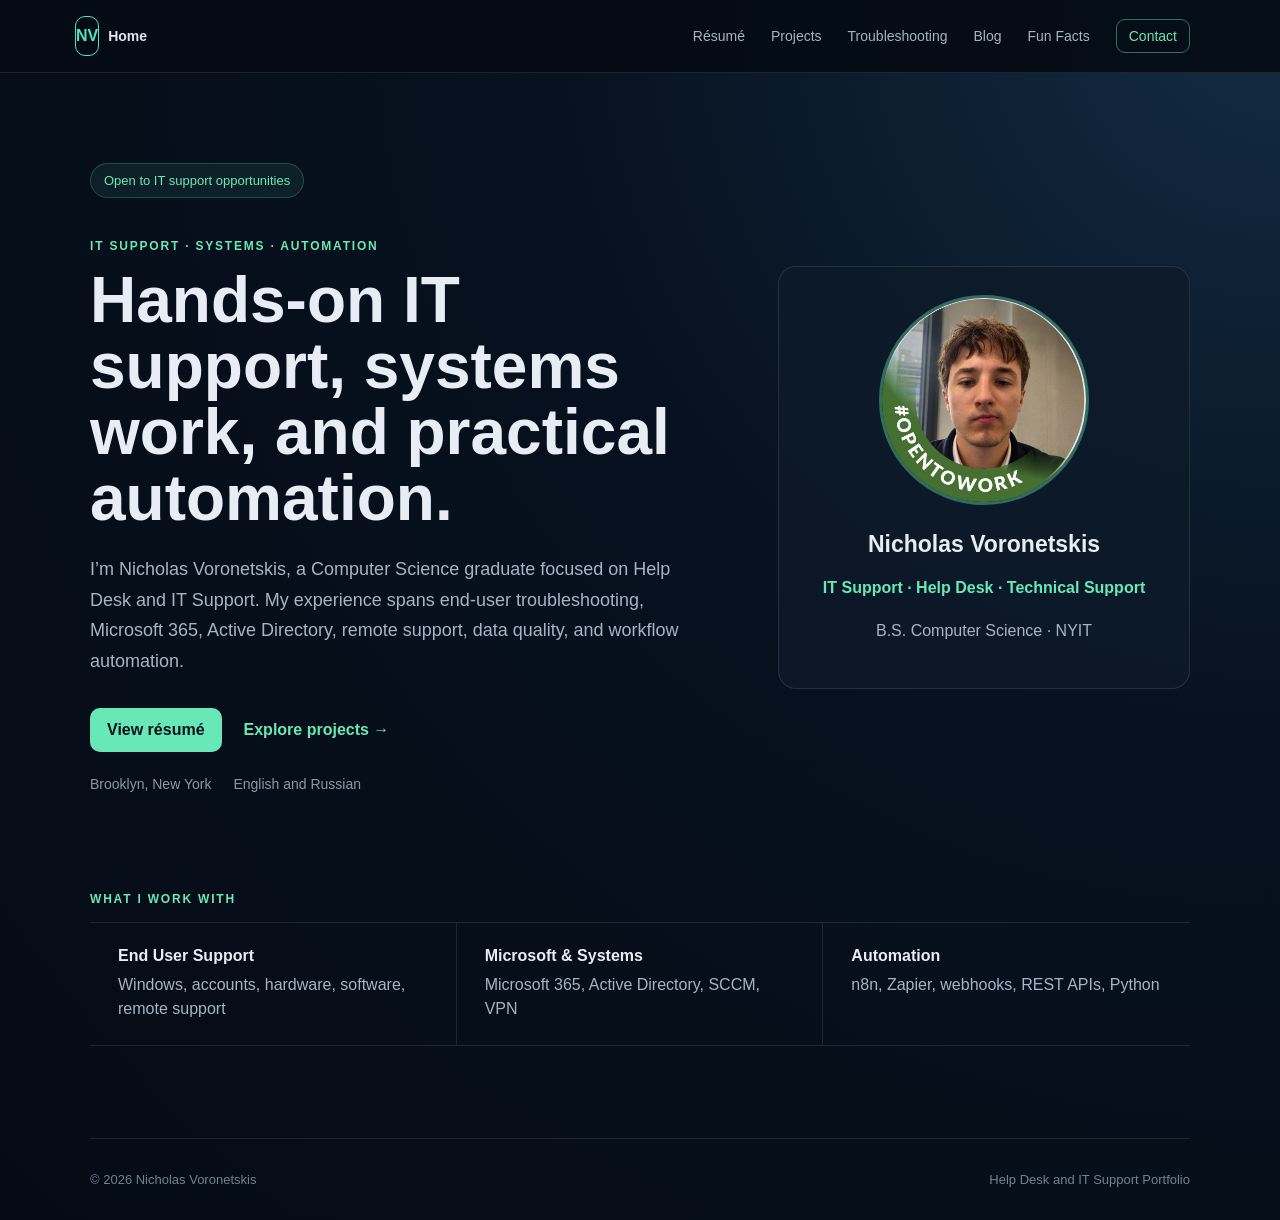
<file: index.html>
<!DOCTYPE html>
<html lang="en">
<head>
<!-- Google tag (gtag.js) -->
<script async src="https://www.googletagmanager.com/gtag/js?id=G-PJ1ZQS4GLR"></script>
<script>
  window.dataLayer = window.dataLayer || [];
  function gtag(){dataLayer.push(arguments);}
  gtag('js', new Date());
  gtag('config', 'G-PJ1ZQS4GLR');
</script>

  <meta charset="UTF-8">
  <meta name="viewport" content="width=device-width, initial-scale=1.0">
  <meta name="description" content="Nicholas Voronetskis IT Support portfolio">
  <title>Nicholas Voronetskis | IT Support Portfolio</title>
  <link rel="stylesheet" href="styles.css">
</head>
<body>
  <!-- Main navigation used across the website -->
  <header class="site-header">
    <nav class="navbar container">
      <a class="logo" href="index.html"><span class="logo-box">NV</span><span class="home-label">Home</span></a>

      <div class="nav-links">
        <a href="resume.html">Résumé</a>
        <a href="experience.html">Projects</a>
        <a href="troubleshooting.html">Troubleshooting</a>
        <a href="blog.html">Blog</a>
        <a href="fun-facts.html">Fun Facts</a>
        <button class="contact-button" type="button" onclick="toggleContact()">Contact</button>
      </div>
    </nav>
  </header>

  <main>
    <section class="hero hero-clean container">
      <div class="hero-copy">
        <div class="status">Open to IT support opportunities</div>
        <p class="eyebrow">IT SUPPORT · SYSTEMS · AUTOMATION</p>
        <h1>Hands-on IT support, systems work, and practical automation.</h1>
        <p class="hero-description">
          I’m Nicholas Voronetskis, a Computer Science graduate focused on Help Desk and IT Support.
          My experience spans end-user troubleshooting, Microsoft 365, Active Directory, remote support,
          data quality, and workflow automation.
        </p>
        <div class="hero-buttons compact-actions">
          <a class="button button-primary" href="resume.html">View résumé</a>
          <a class="text-link" href="experience.html">Explore projects →</a>
        </div>
        <div class="hero-details">
          <span>Brooklyn, New York</span>
          <span>English and Russian</span>
        </div>
      </div>

      <aside class="profile-card profile-card-clean">
        <img class="profile-photo" src="profile.jpg" alt="Nicholas Voronetskis">
        <h3>Nicholas Voronetskis</h3>
        <p class="profile-role">IT Support · Help Desk · Technical Support</p>
        <p class="muted">B.S. Computer Science · NYIT</p>
      </aside>
    </section>

    <section class="section container home-focus">
      <p class="eyebrow">WHAT I WORK WITH</p>
      <div class="focus-grid">
        <div><strong>End User Support</strong><span>Windows, accounts, hardware, software, remote support</span></div>
        <div><strong>Microsoft & Systems</strong><span>Microsoft 365, Active Directory, SCCM, VPN</span></div>
        <div><strong>Automation</strong><span>n8n, Zapier, webhooks, REST APIs, Python</span></div>
      </div>
    </section>

    <section id="contact-panel" class="contact-panel container" aria-hidden="true">
      <div class="contact-card">
        <button class="close-contact" type="button" aria-label="Close contact information" onclick="toggleContact()">×</button>
        <p class="eyebrow">CONTACT</p>
        <h2>Get in touch</h2>
        <p><strong>Phone:</strong> <a href="tel:+13475879960">(347) 587-9960</a></p>
        <p><strong>Email:</strong> <a href="mailto:voronetskisnicholas@gmail.com">voronetskisnicholas@gmail.com</a></p>
        <p><strong>LinkedIn:</strong> <a href="https://www.linkedin.com/in/nicholas-voronetskis-90a94b221" target="_blank" rel="noopener">Nicholas Voronetskis</a></p>
      </div>
    </section>
  </main>

  <footer class="site-footer container">
    <span>© 2026 Nicholas Voronetskis</span>
    <span>Help Desk and IT Support Portfolio</span>
  </footer>

  <script src="script.js"></script>
</body>
</html>
</file>
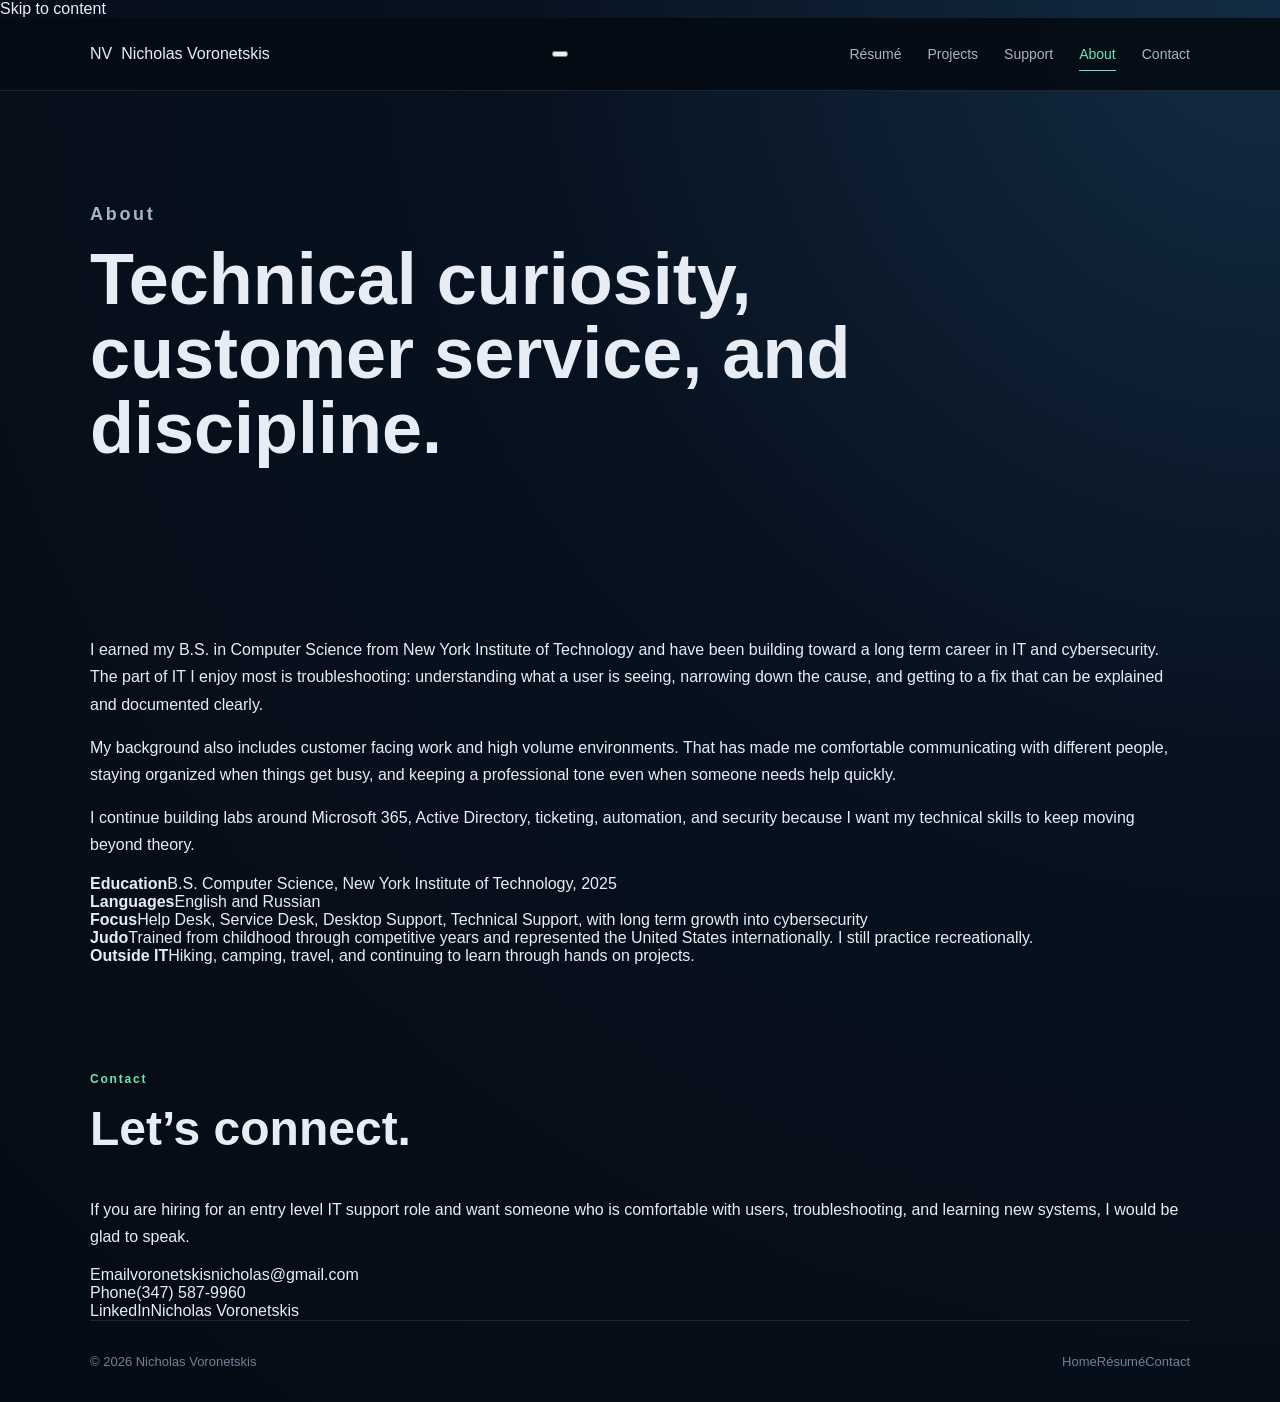
<file: about.html>
<!doctype html>
<html lang="en">
<head>
  <script async src="https://www.googletagmanager.com/gtag/js?id=G-PJ1ZQS4GLR"></script>
  <script>window.dataLayer=window.dataLayer||[];function gtag(){dataLayer.push(arguments);}gtag('js',new Date());gtag('config','G-PJ1ZQS4GLR');</script>
  <meta charset="utf-8"><meta name="viewport" content="width=device-width, initial-scale=1"><meta name="description" content="About Nicholas Voronetskis, an IT Support and Help Desk professional in New York.">
  <title>About | Nicholas Voronetskis</title>
  <link rel="icon" href="favicon.svg" type="image/svg+xml"><link rel="stylesheet" href="styles.css">
</head>
<body>
  <a class="skip-link" href="#main">Skip to content</a>
  <header class="site-header"><nav class="navbar container" aria-label="Main navigation"><a class="brand" href="index.html"><span class="brand-mark">NV</span><span class="brand-name">Nicholas Voronetskis</span></a><button class="menu-button" type="button" aria-label="Open navigation" aria-expanded="false"><span></span><span></span><span></span></button><div class="nav-links"><a href="resume.html">Résumé</a><a href="experience.html">Projects</a><a href="troubleshooting.html">Support</a><a class="active" href="about.html">About</a><a class="contact-link" href="#contact">Contact</a></div></nav></header>

  <main id="main">
    <section class="page-intro container"><p class="eyebrow">About</p><h1>Technical curiosity, customer service, and discipline.</h1></section>
    <section class="section container about-grid"><div class="about-copy"><p>I earned my B.S. in Computer Science from New York Institute of Technology and have been building toward a long term career in IT and cybersecurity. The part of IT I enjoy most is troubleshooting: understanding what a user is seeing, narrowing down the cause, and getting to a fix that can be explained and documented clearly.</p><p>My background also includes customer facing work and high volume environments. That has made me comfortable communicating with different people, staying organized when things get busy, and keeping a professional tone even when someone needs help quickly.</p><p>I continue building labs around Microsoft 365, Active Directory, ticketing, automation, and security because I want my technical skills to keep moving beyond theory.</p></div><div class="about-list"><div class="about-row"><strong>Education</strong><span>B.S. Computer Science, New York Institute of Technology, 2025</span></div><div class="about-row"><strong>Languages</strong><span>English and Russian</span></div><div class="about-row"><strong>Focus</strong><span>Help Desk, Service Desk, Desktop Support, Technical Support, with long term growth into cybersecurity</span></div><div class="about-row"><strong>Judo</strong><span>Trained from childhood through competitive years and represented the United States internationally. I still practice recreationally.</span></div><div class="about-row"><strong>Outside IT</strong><span>Hiking, camping, travel, and continuing to learn through hands on projects.</span></div></div></section>

    <section id="contact" class="contact-section container"><div class="contact-grid"><div><p class="eyebrow">Contact</p><h2>Let’s connect.</h2><p>If you are hiring for an entry level IT support role and want someone who is comfortable with users, troubleshooting, and learning new systems, I would be glad to speak.</p></div><div class="contact-list"><div class="contact-row"><span>Email</span><a href="mailto:voronetskisnicholas@gmail.com" data-track="contact_email">voronetskisnicholas@gmail.com</a></div><div class="contact-row"><span>Phone</span><a href="tel:+13475879960" data-track="contact_phone">(347) 587-9960</a></div><div class="contact-row"><span>LinkedIn</span><a href="https://www.linkedin.com/in/nicholas-voronetskis-90a94b221" target="_blank" rel="noopener" data-track="contact_linkedin">Nicholas Voronetskis</a></div></div></div></section>
  </main>
  <footer class="site-footer container"><span>© 2026 Nicholas Voronetskis</span><div class="footer-links"><a href="index.html">Home</a><a href="resume.html">Résumé</a><a href="#contact">Contact</a></div></footer>
  <script src="script.js"></script>
</body></html>
</file>
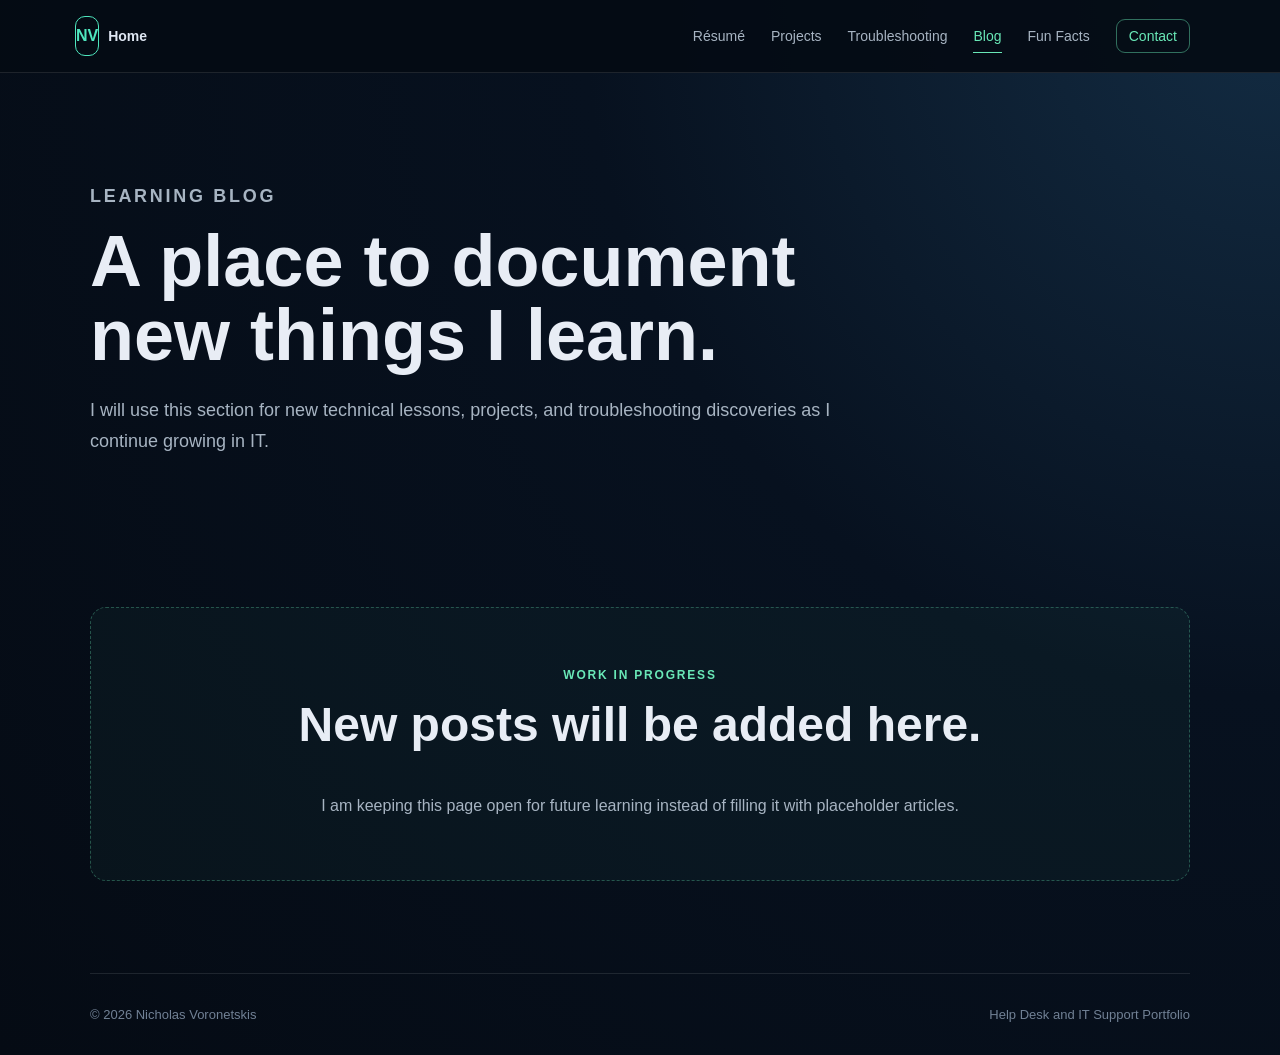
<file: blog.html>
<!DOCTYPE html>
<html lang="en">
<head>
<!-- Google tag (gtag.js) -->
<script async src="https://www.googletagmanager.com/gtag/js?id=G-PJ1ZQS4GLR"></script>
<script>
  window.dataLayer = window.dataLayer || [];
  function gtag(){dataLayer.push(arguments);}
  gtag('js', new Date());
  gtag('config', 'G-PJ1ZQS4GLR');
</script>

  <meta charset="UTF-8">
  <meta name="viewport" content="width=device-width, initial-scale=1.0">
  <title>Blog | Nicholas Voronetskis</title>
  <link rel="stylesheet" href="styles.css">
</head>
<body>
  <header class="site-header">
    <nav class="navbar container">
      <a class="logo" href="index.html"><span class="logo-box">NV</span><span class="home-label">Home</span></a>
      <div class="nav-links">
        <a href="resume.html">Résumé</a>
        <a href="experience.html">Projects</a>
        <a href="troubleshooting.html">Troubleshooting</a>
        <a class="active" href="blog.html">Blog</a>
        <a href="fun-facts.html">Fun Facts</a>
        <button class="contact-button" type="button" onclick="toggleContact()">Contact</button>
      </div>
    </nav>
  </header>

  <main>
    <section class="page-intro container">
      <p class="eyebrow">LEARNING BLOG</p>
      <h1>A place to document new things I learn.</h1>
      <p>
        I will use this section for new technical lessons, projects, and troubleshooting
        discoveries as I continue growing in IT.
      </p>
    </section>

    <section class="section container">
      <div class="placeholder">
        <p class="eyebrow">WORK IN PROGRESS</p>
        <h2>New posts will be added here.</h2>
        <p class="muted">I am keeping this page open for future learning instead of filling it with placeholder articles.</p>
      </div>
    </section>

    <section id="contact-panel" class="contact-panel container" aria-hidden="true">
      <div class="contact-card">
        <button class="close-contact" type="button" aria-label="Close contact information" onclick="toggleContact()">×</button>
        <p class="eyebrow">CONTACT</p>
        <h2>Get in touch</h2>
        <p><strong>Phone:</strong> <a href="tel:+13475879960">(347) 587-9960</a></p>
        <p><strong>Email:</strong> <a href="mailto:voronetskisnicholas@gmail.com">voronetskisnicholas@gmail.com</a></p>
        <p><strong>LinkedIn:</strong> <a href="https://www.linkedin.com/in/nicholas-voronetskis-90a94b221" target="_blank" rel="noopener">Nicholas Voronetskis</a></p>
      </div>
    </section>
  </main>

  <footer class="site-footer container">
    <span>© 2026 Nicholas Voronetskis</span>
    <span>Help Desk and IT Support Portfolio</span>
  </footer>

  <script src="script.js"></script>
</body>
</html>
</file>
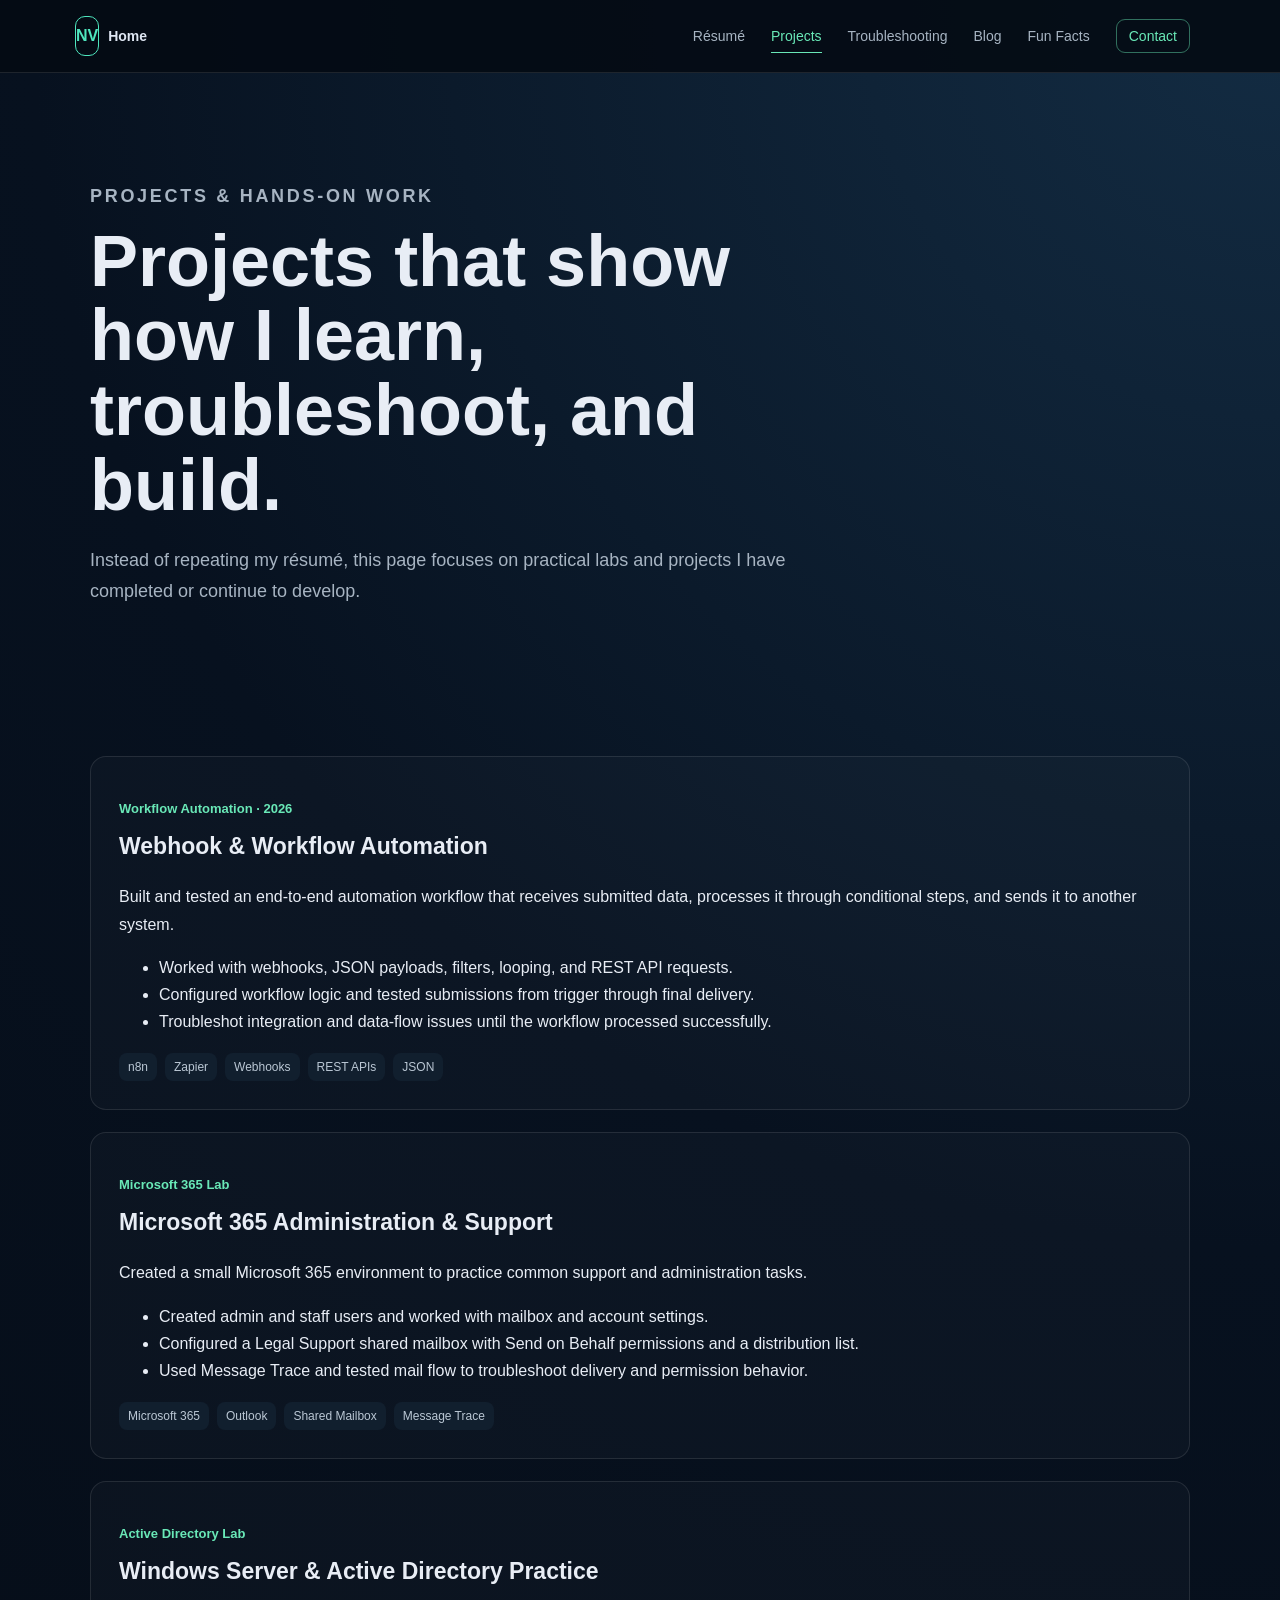
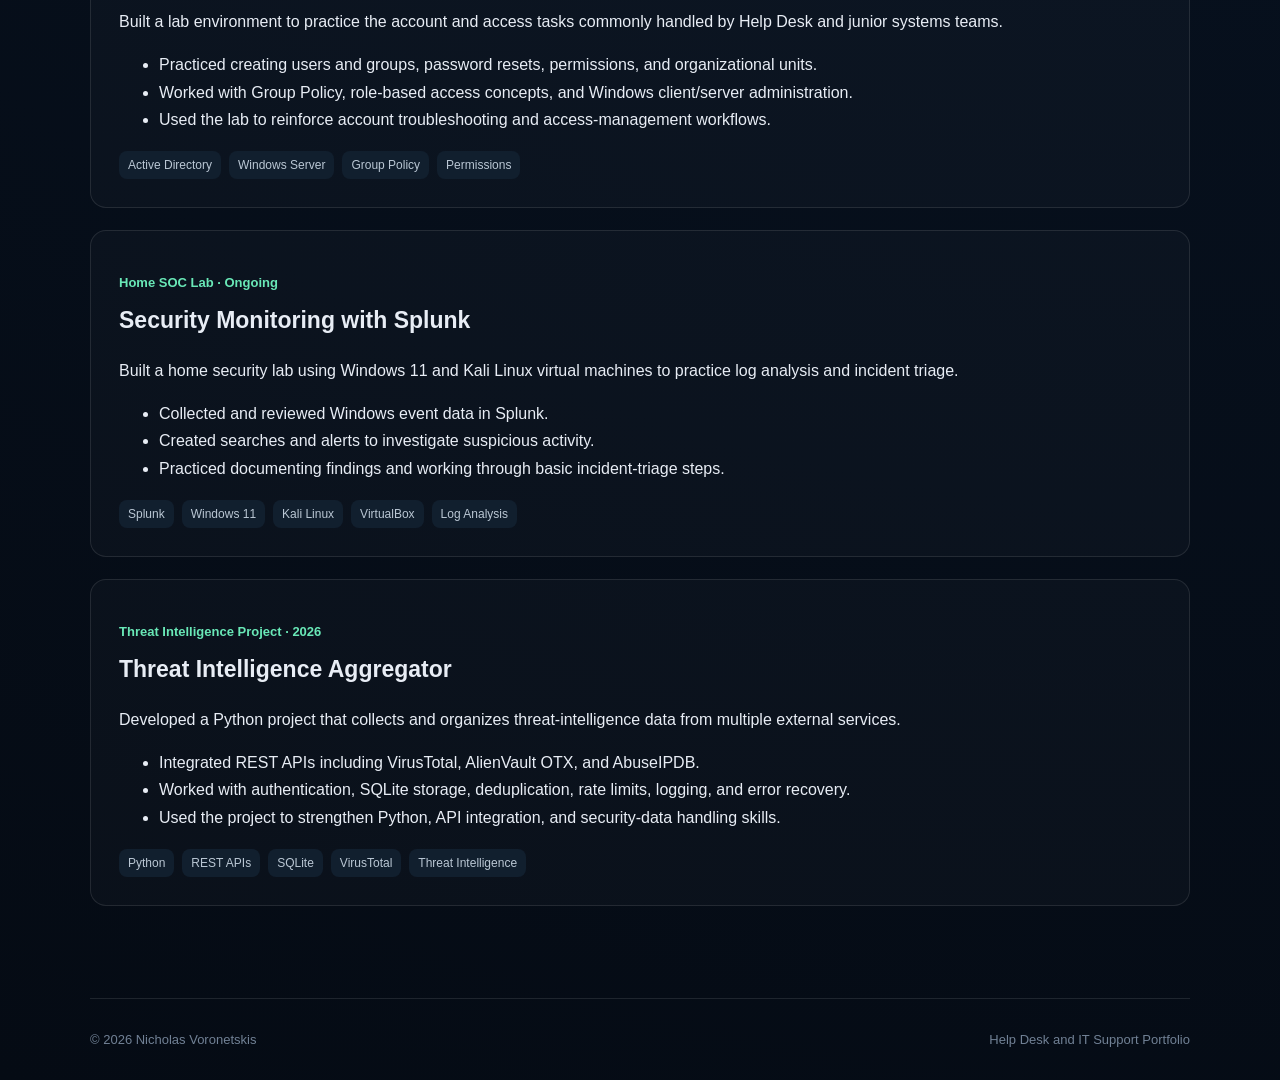
<file: experience.html>
<!DOCTYPE html>
<html lang="en">
<head>
<!-- Google tag (gtag.js) -->
<script async src="https://www.googletagmanager.com/gtag/js?id=G-PJ1ZQS4GLR"></script>
<script>
  window.dataLayer = window.dataLayer || [];
  function gtag(){dataLayer.push(arguments);}
  gtag('js', new Date());
  gtag('config', 'G-PJ1ZQS4GLR');
</script>

  <meta charset="UTF-8">
  <meta name="viewport" content="width=device-width, initial-scale=1.0">
  <title>Projects | Nicholas Voronetskis</title>
  <link rel="stylesheet" href="styles.css">
</head>
<body>
  <header class="site-header">
    <nav class="navbar container">
      <a class="logo" href="index.html"><span class="logo-box">NV</span><span class="home-label">Home</span></a>
      <div class="nav-links">
        <a href="resume.html">Résumé</a>
        <a class="active" href="experience.html">Projects</a>
        <a href="troubleshooting.html">Troubleshooting</a>
        <a href="blog.html">Blog</a>
        <a href="fun-facts.html">Fun Facts</a>
        <button class="contact-button" type="button" onclick="toggleContact()">Contact</button>
      </div>
    </nav>
  </header>

  <main>
    <section class="page-intro container">
      <p class="eyebrow">PROJECTS & HANDS-ON WORK</p>
      <h1>Projects that show how I learn, troubleshoot, and build.</h1>
      <p>Instead of repeating my résumé, this page focuses on practical labs and projects I have completed or continue to develop.</p>
    </section>

    <section class="section container">
      <div class="experience-list">
        <article class="experience-item">
          <p class="date">Workflow Automation · 2026</p>
          <h3>Webhook & Workflow Automation</h3>
          <p>Built and tested an end-to-end automation workflow that receives submitted data, processes it through conditional steps, and sends it to another system.</p>
          <ul>
            <li>Worked with webhooks, JSON payloads, filters, looping, and REST API requests.</li>
            <li>Configured workflow logic and tested submissions from trigger through final delivery.</li>
            <li>Troubleshot integration and data-flow issues until the workflow processed successfully.</li>
          </ul>
          <div class="tag-list"><span>n8n</span><span>Zapier</span><span>Webhooks</span><span>REST APIs</span><span>JSON</span></div>
        </article>

        <article class="experience-item">
          <p class="date">Microsoft 365 Lab</p>
          <h3>Microsoft 365 Administration & Support</h3>
          <p>Created a small Microsoft 365 environment to practice common support and administration tasks.</p>
          <ul>
            <li>Created admin and staff users and worked with mailbox and account settings.</li>
            <li>Configured a Legal Support shared mailbox with Send on Behalf permissions and a distribution list.</li>
            <li>Used Message Trace and tested mail flow to troubleshoot delivery and permission behavior.</li>
          </ul>
          <div class="tag-list"><span>Microsoft 365</span><span>Outlook</span><span>Shared Mailbox</span><span>Message Trace</span></div>
        </article>

        <article class="experience-item">
          <p class="date">Active Directory Lab</p>
          <h3>Windows Server & Active Directory Practice</h3>
          <p>Built a lab environment to practice the account and access tasks commonly handled by Help Desk and junior systems teams.</p>
          <ul>
            <li>Practiced creating users and groups, password resets, permissions, and organizational units.</li>
            <li>Worked with Group Policy, role-based access concepts, and Windows client/server administration.</li>
            <li>Used the lab to reinforce account troubleshooting and access-management workflows.</li>
          </ul>
          <div class="tag-list"><span>Active Directory</span><span>Windows Server</span><span>Group Policy</span><span>Permissions</span></div>
        </article>

        <article class="experience-item">
          <p class="date">Home SOC Lab · Ongoing</p>
          <h3>Security Monitoring with Splunk</h3>
          <p>Built a home security lab using Windows 11 and Kali Linux virtual machines to practice log analysis and incident triage.</p>
          <ul>
            <li>Collected and reviewed Windows event data in Splunk.</li>
            <li>Created searches and alerts to investigate suspicious activity.</li>
            <li>Practiced documenting findings and working through basic incident-triage steps.</li>
          </ul>
          <div class="tag-list"><span>Splunk</span><span>Windows 11</span><span>Kali Linux</span><span>VirtualBox</span><span>Log Analysis</span></div>
        </article>

        <article class="experience-item">
          <p class="date">Threat Intelligence Project · 2026</p>
          <h3>Threat Intelligence Aggregator</h3>
          <p>Developed a Python project that collects and organizes threat-intelligence data from multiple external services.</p>
          <ul>
            <li>Integrated REST APIs including VirusTotal, AlienVault OTX, and AbuseIPDB.</li>
            <li>Worked with authentication, SQLite storage, deduplication, rate limits, logging, and error recovery.</li>
            <li>Used the project to strengthen Python, API integration, and security-data handling skills.</li>
          </ul>
          <div class="tag-list"><span>Python</span><span>REST APIs</span><span>SQLite</span><span>VirusTotal</span><span>Threat Intelligence</span></div>
        </article>
      </div>
    </section>

    <section id="contact-panel" class="contact-panel container" aria-hidden="true">
      <div class="contact-card">
        <button class="close-contact" type="button" aria-label="Close contact information" onclick="toggleContact()">×</button>
        <p class="eyebrow">CONTACT</p><h2>Get in touch</h2>
        <p><strong>Phone:</strong> <a href="tel:+13475879960">(347) 587-9960</a></p>
        <p><strong>Email:</strong> <a href="mailto:voronetskisnicholas@gmail.com">voronetskisnicholas@gmail.com</a></p>
        <p><strong>LinkedIn:</strong> <a href="https://www.linkedin.com/in/nicholas-voronetskis-90a94b221" target="_blank" rel="noopener">Nicholas Voronetskis</a></p>
      </div>
    </section>
  </main>

  <footer class="site-footer container">
    <span>© 2026 Nicholas Voronetskis</span>
    <span>Help Desk and IT Support Portfolio</span>
  </footer>

  <script src="script.js"></script>
</body>
</html>
</file>
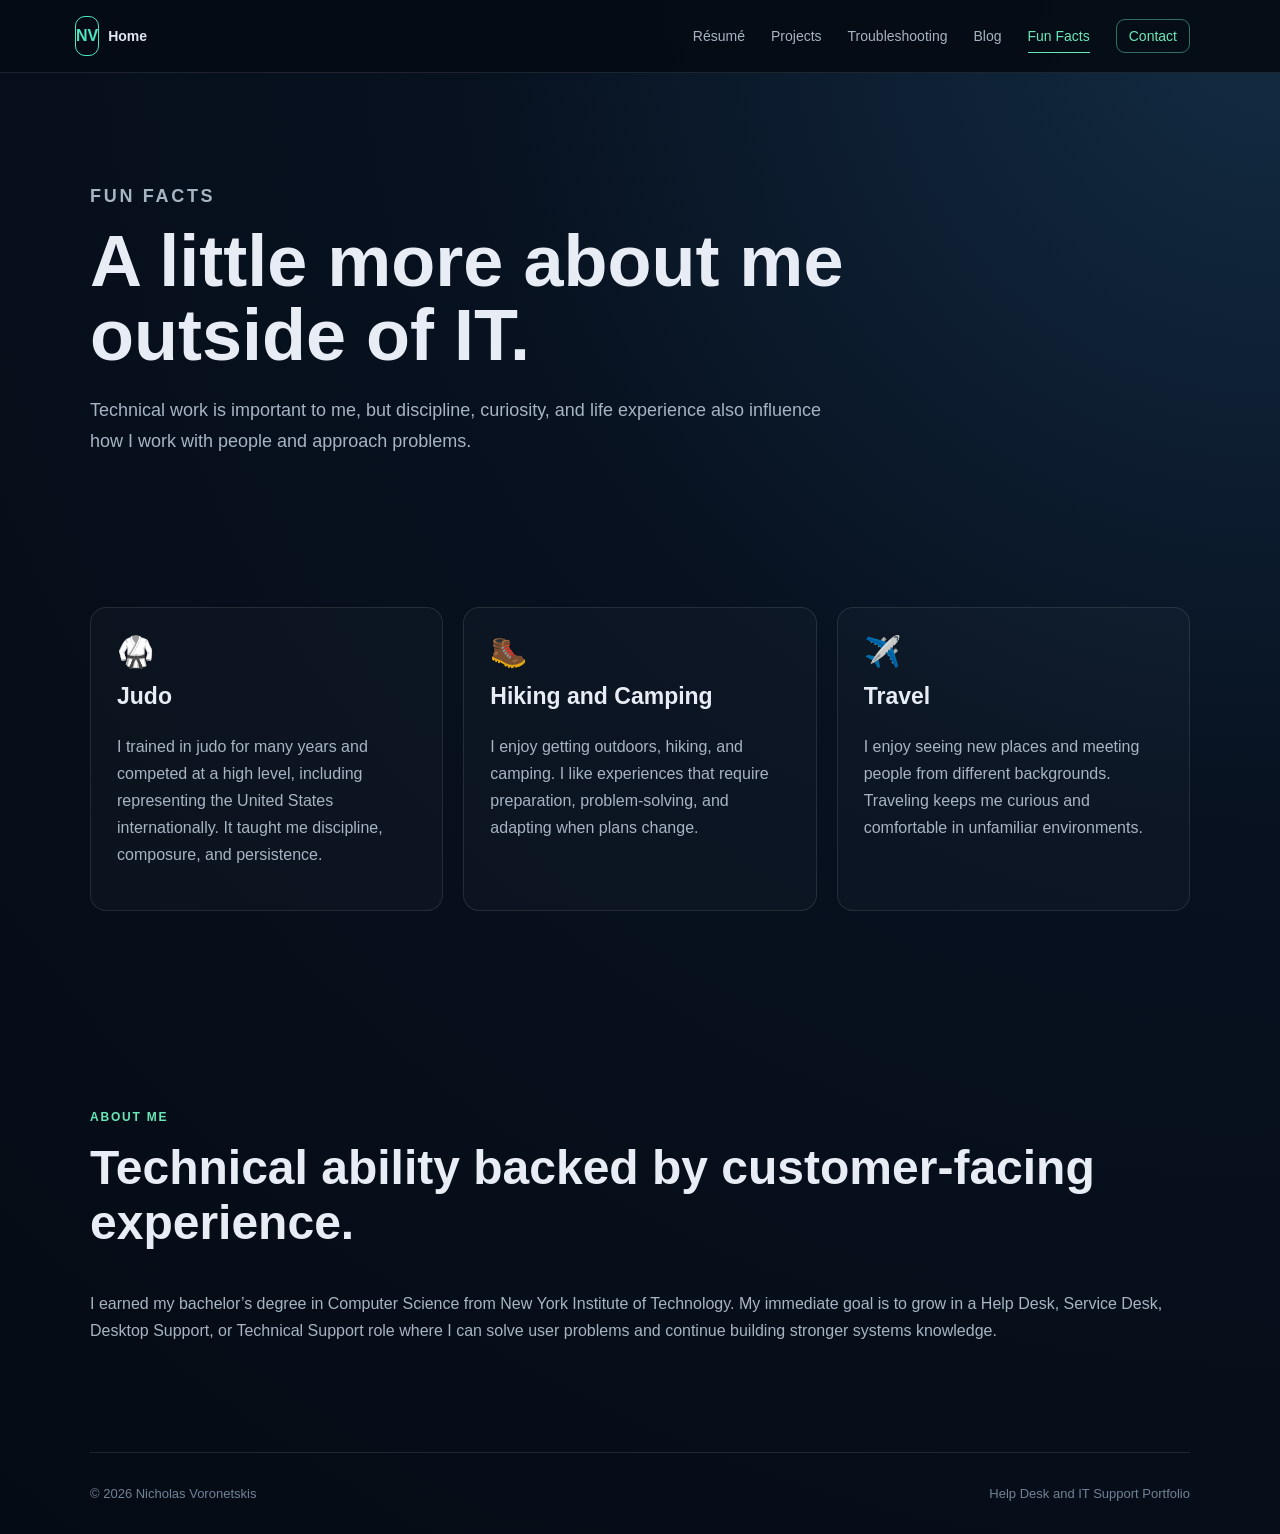
<file: fun-facts.html>
<!DOCTYPE html>
<html lang="en">
<head>
<!-- Google tag (gtag.js) -->
<script async src="https://www.googletagmanager.com/gtag/js?id=G-PJ1ZQS4GLR"></script>
<script>
  window.dataLayer = window.dataLayer || [];
  function gtag(){dataLayer.push(arguments);}
  gtag('js', new Date());
  gtag('config', 'G-PJ1ZQS4GLR');
</script>

  <meta charset="UTF-8">
  <meta name="viewport" content="width=device-width, initial-scale=1.0">
  <title>Fun Facts | Nicholas Voronetskis</title>
  <link rel="stylesheet" href="styles.css">
</head>
<body>
  <header class="site-header">
    <nav class="navbar container">
      <a class="logo" href="index.html"><span class="logo-box">NV</span><span class="home-label">Home</span></a>
      <div class="nav-links">
        <a href="resume.html">Résumé</a>
        <a href="experience.html">Projects</a>
        <a href="troubleshooting.html">Troubleshooting</a>
        <a href="blog.html">Blog</a>
        <a class="active" href="fun-facts.html">Fun Facts</a>
        <button class="contact-button" type="button" onclick="toggleContact()">Contact</button>
      </div>
    </nav>
  </header>

  <main>
    <section class="page-intro container">
      <p class="eyebrow">FUN FACTS</p>
      <h1>A little more about me outside of IT.</h1>
      <p>
        Technical work is important to me, but discipline, curiosity, and life experience
        also influence how I work with people and approach problems.
      </p>
    </section>

    <section class="section container">
      <div class="fun-grid">
        <article class="fun-card">
          <div class="fun-icon">🥋</div>
          <h3>Judo</h3>
          <p class="muted">
            I trained in judo for many years and competed at a high level, including
            representing the United States internationally. It taught me discipline,
            composure, and persistence.
          </p>
        </article>

        <article class="fun-card">
          <div class="fun-icon">🥾</div>
          <h3>Hiking and Camping</h3>
          <p class="muted">
            I enjoy getting outdoors, hiking, and camping. I like experiences that require
            preparation, problem-solving, and adapting when plans change.
          </p>
        </article>

        <article class="fun-card">
          <div class="fun-icon">✈️</div>
          <h3>Travel</h3>
          <p class="muted">
            I enjoy seeing new places and meeting people from different backgrounds.
            Traveling keeps me curious and comfortable in unfamiliar environments.
          </p>
        </article>
      </div>
    </section>

    <section class="section container">
      <p class="eyebrow">ABOUT ME</p>
      <h2>Technical ability backed by customer-facing experience.</h2>
      <p class="muted">
        I earned my bachelor’s degree in Computer Science from New York Institute of Technology.
        My immediate goal is to grow in a Help Desk, Service Desk, Desktop Support, or Technical
        Support role where I can solve user problems and continue building stronger systems knowledge.
      </p>
    </section>

    <section id="contact-panel" class="contact-panel container" aria-hidden="true">
      <div class="contact-card">
        <button class="close-contact" type="button" aria-label="Close contact information" onclick="toggleContact()">×</button>
        <p class="eyebrow">CONTACT</p>
        <h2>Get in touch</h2>
        <p><strong>Phone:</strong> <a href="tel:+13475879960">(347) 587-9960</a></p>
        <p><strong>Email:</strong> <a href="mailto:voronetskisnicholas@gmail.com">voronetskisnicholas@gmail.com</a></p>
        <p><strong>LinkedIn:</strong> <a href="https://www.linkedin.com/in/nicholas-voronetskis-90a94b221" target="_blank" rel="noopener">Nicholas Voronetskis</a></p>
      </div>
    </section>
  </main>

  <footer class="site-footer container">
    <span>© 2026 Nicholas Voronetskis</span>
    <span>Help Desk and IT Support Portfolio</span>
  </footer>

  <script src="script.js"></script>
</body>
</html>
</file>
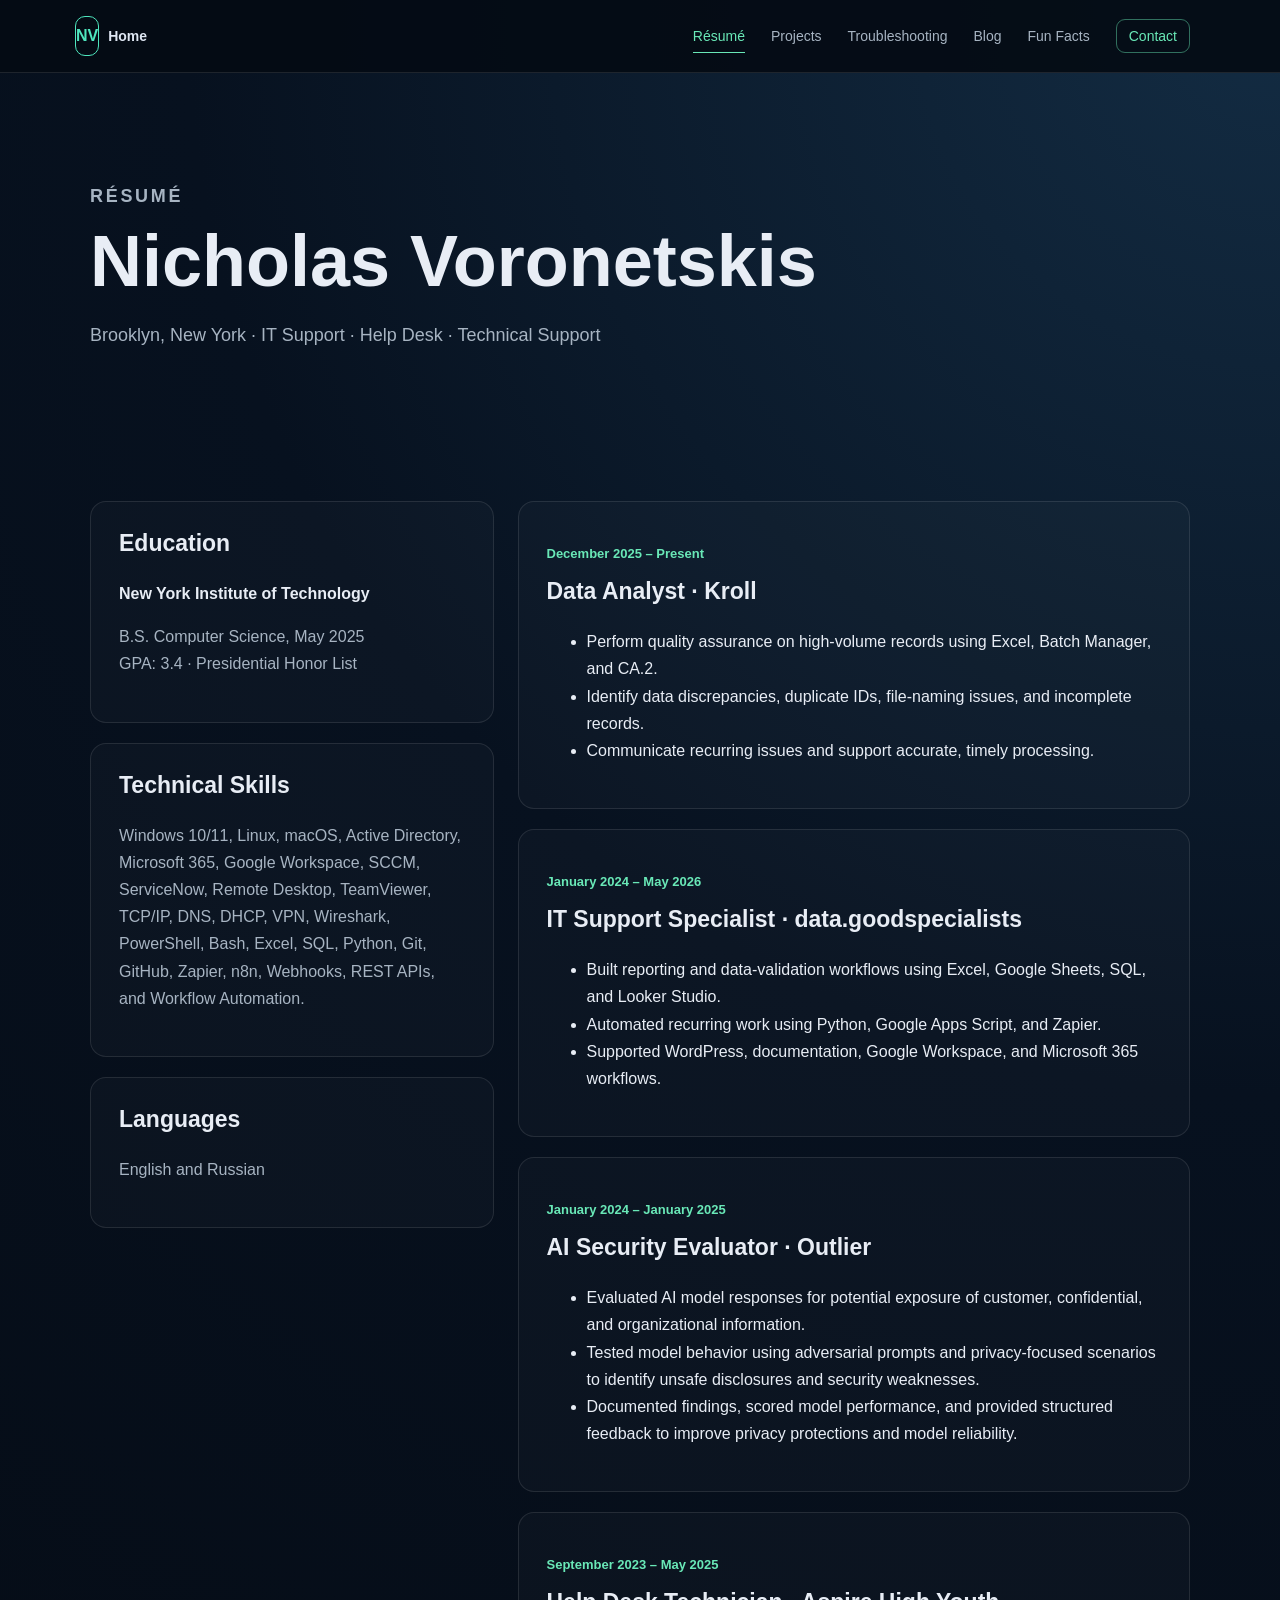
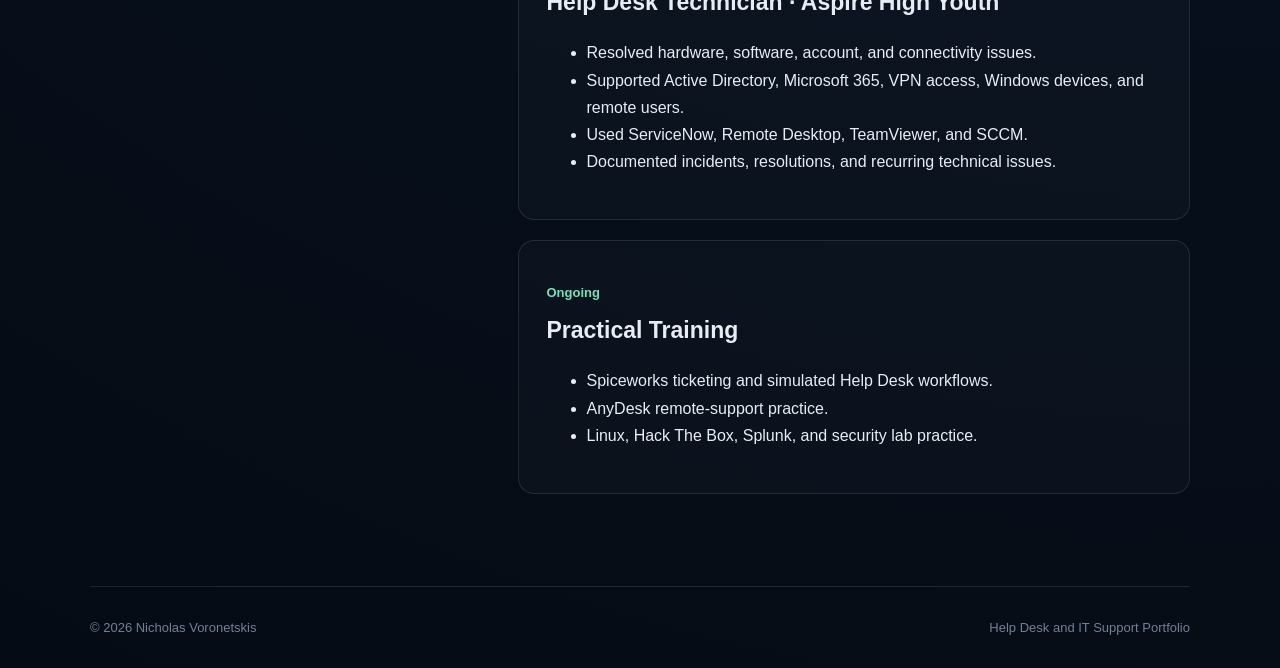
<file: resume.html>
<!DOCTYPE html>
<html lang="en">
<head>
<!-- Google tag (gtag.js) -->
<script async src="https://www.googletagmanager.com/gtag/js?id=G-PJ1ZQS4GLR"></script>
<script>
  window.dataLayer = window.dataLayer || [];
  function gtag(){dataLayer.push(arguments);}
  gtag('js', new Date());
  gtag('config', 'G-PJ1ZQS4GLR');
</script>

  <meta charset="UTF-8">
  <meta name="viewport" content="width=device-width, initial-scale=1.0">
  <title>Résumé | Nicholas Voronetskis</title>
  <link rel="stylesheet" href="styles.css">
</head>
<body>
  <header class="site-header">
    <nav class="navbar container">
      <a class="logo" href="index.html"><span class="logo-box">NV</span><span class="home-label">Home</span></a>
      <div class="nav-links">
        <a class="active" href="resume.html">Résumé</a>
        <a href="experience.html">Projects</a>
        <a href="troubleshooting.html">Troubleshooting</a>
        <a href="blog.html">Blog</a>
        <a href="fun-facts.html">Fun Facts</a>
        <button class="contact-button" type="button" onclick="toggleContact()">Contact</button>
      </div>
    </nav>
  </header>

  <main>
    <section class="page-intro container">
      <p class="eyebrow">RÉSUMÉ</p>
      <h1>Nicholas Voronetskis</h1>
      <p>Brooklyn, New York · IT Support · Help Desk · Technical Support</p>
    </section>

    <section class="section container resume-layout">
      <div class="resume-column">
        <article class="resume-section">
          <h3>Education</h3>
          <p><strong>New York Institute of Technology</strong></p>
          <p class="muted">B.S. Computer Science, May 2025<br>GPA: 3.4 · Presidential Honor List</p>
        </article>

        <article class="resume-section">
          <h3>Technical Skills</h3>
          <p class="muted">
            Windows 10/11, Linux, macOS, Active Directory, Microsoft 365,
            Google Workspace, SCCM, ServiceNow, Remote Desktop, TeamViewer,
            TCP/IP, DNS, DHCP, VPN, Wireshark, PowerShell, Bash, Excel, SQL,
            Python, Git, GitHub, Zapier, n8n, Webhooks, REST APIs, and Workflow Automation.
          </p>
        </article>

        <article class="resume-section">
          <h3>Languages</h3>
          <p class="muted">English and Russian</p>
        </article>
      </div>

      <div class="resume-column resume-list">
        <article class="resume-section">
          <p class="date">December 2025 – Present</p>
          <h3>Data Analyst · Kroll</h3>
          <ul>
            <li>Perform quality assurance on high-volume records using Excel, Batch Manager, and CA.2.</li>
            <li>Identify data discrepancies, duplicate IDs, file-naming issues, and incomplete records.</li>
            <li>Communicate recurring issues and support accurate, timely processing.</li>
          </ul>
        </article>

        <article class="resume-section">
          <p class="date">January 2024 – May 2026</p>
          <h3>IT Support Specialist · data.goodspecialists</h3>
          <ul>
            <li>Built reporting and data-validation workflows using Excel, Google Sheets, SQL, and Looker Studio.</li>
            <li>Automated recurring work using Python, Google Apps Script, and Zapier.</li>
            <li>Supported WordPress, documentation, Google Workspace, and Microsoft 365 workflows.</li>
          </ul>
        </article>

        <article class="resume-section">
          <p class="date">January 2024 – January 2025</p>
          <h3>AI Security Evaluator · Outlier</h3>
          <ul>
            <li>Evaluated AI model responses for potential exposure of customer, confidential, and organizational information.</li>
            <li>Tested model behavior using adversarial prompts and privacy-focused scenarios to identify unsafe disclosures and security weaknesses.</li>
            <li>Documented findings, scored model performance, and provided structured feedback to improve privacy protections and model reliability.</li>
          </ul>
        </article>

        <article class="resume-section">
          <p class="date">September 2023 – May 2025</p>
          <h3>Help Desk Technician · Aspire High Youth</h3>
          <ul>
            <li>Resolved hardware, software, account, and connectivity issues.</li>
            <li>Supported Active Directory, Microsoft 365, VPN access, Windows devices, and remote users.</li>
            <li>Used ServiceNow, Remote Desktop, TeamViewer, and SCCM.</li>
            <li>Documented incidents, resolutions, and recurring technical issues.</li>
          </ul>
        </article>

        <article class="resume-section">
          <p class="date">Ongoing</p>
          <h3>Practical Training</h3>
          <ul>
            <li>Spiceworks ticketing and simulated Help Desk workflows.</li>
            <li>AnyDesk remote-support practice.</li>
            <li>Linux, Hack The Box, Splunk, and security lab practice.</li>
          </ul>
        </article>
      </div>
    </section>

    <section id="contact-panel" class="contact-panel container" aria-hidden="true">
      <div class="contact-card">
        <button class="close-contact" type="button" aria-label="Close contact information" onclick="toggleContact()">×</button>
        <p class="eyebrow">CONTACT</p>
        <h2>Get in touch</h2>
        <p><strong>Phone:</strong> <a href="tel:+13475879960">(347) 587-9960</a></p>
        <p><strong>Email:</strong> <a href="mailto:voronetskisnicholas@gmail.com">voronetskisnicholas@gmail.com</a></p>
        <p><strong>LinkedIn:</strong> <a href="https://www.linkedin.com/in/nicholas-voronetskis-90a94b221" target="_blank" rel="noopener">Nicholas Voronetskis</a></p>
      </div>
    </section>
  </main>

  <footer class="site-footer container">
    <span>© 2026 Nicholas Voronetskis</span>
    <span>Help Desk and IT Support Portfolio</span>
  </footer>

  <script src="script.js"></script>
</body>
</html>
</file>
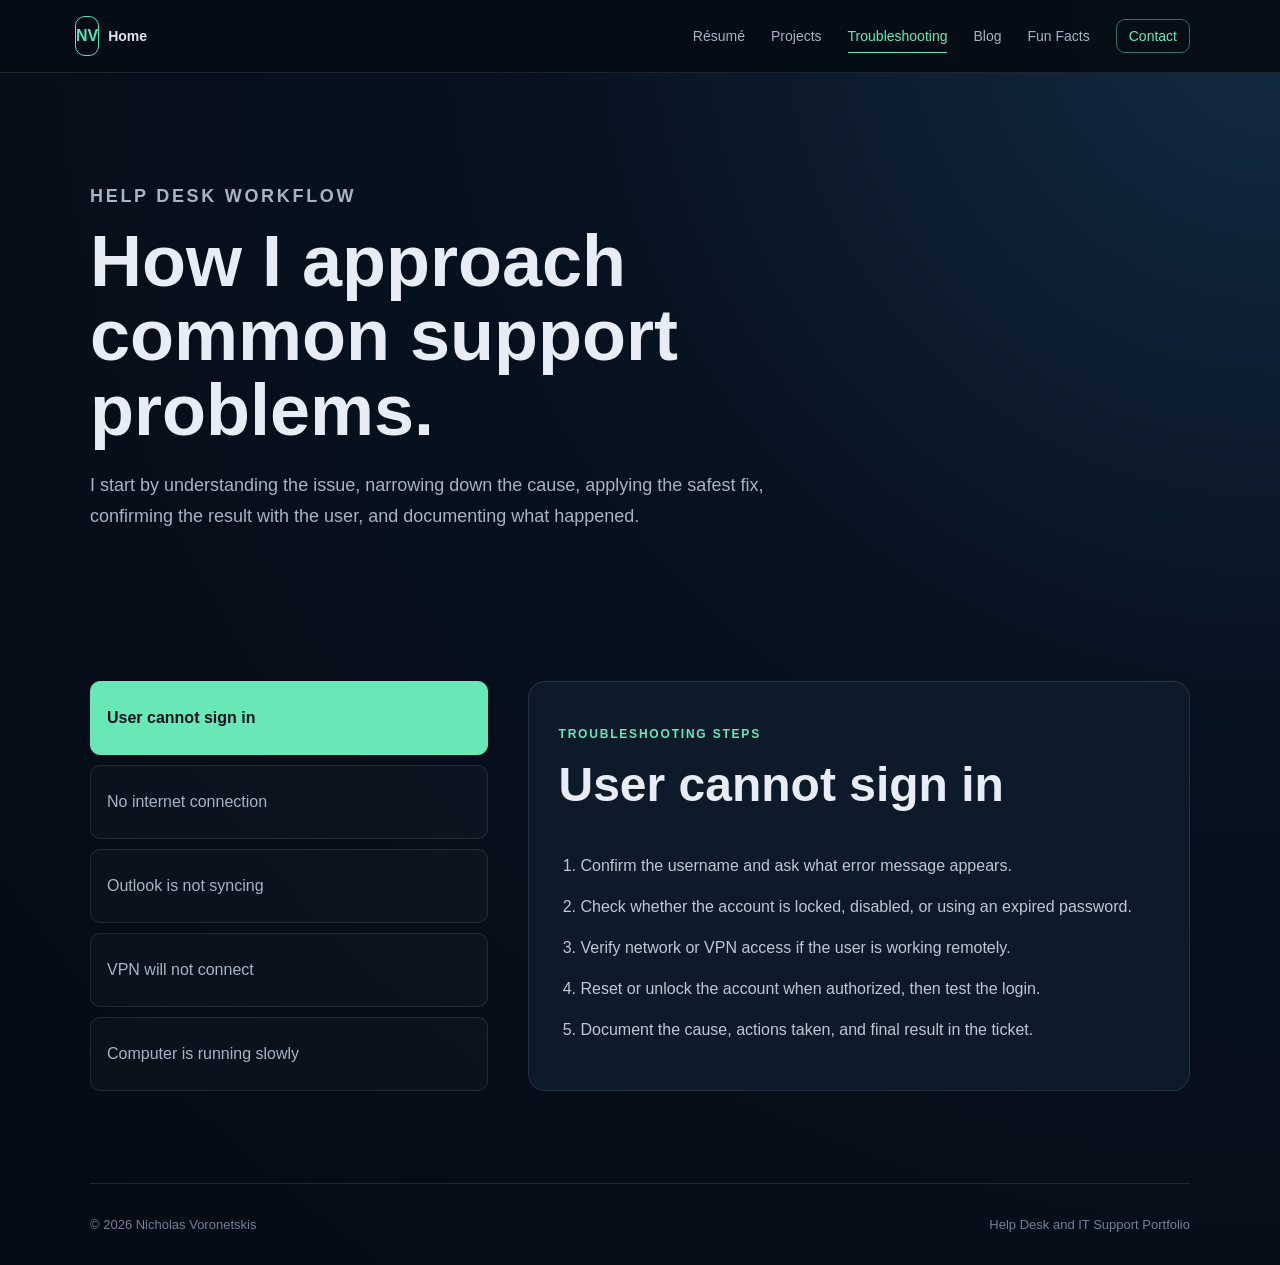
<file: troubleshooting.html>
<!DOCTYPE html>
<html lang="en">
<head>
<!-- Google tag (gtag.js) -->
<script async src="https://www.googletagmanager.com/gtag/js?id=G-PJ1ZQS4GLR"></script>
<script>
  window.dataLayer = window.dataLayer || [];
  function gtag(){dataLayer.push(arguments);}
  gtag('js', new Date());
  gtag('config', 'G-PJ1ZQS4GLR');
</script>

  <meta charset="UTF-8">
  <meta name="viewport" content="width=device-width, initial-scale=1.0">
  <title>Troubleshooting | Nicholas Voronetskis</title>
  <link rel="stylesheet" href="styles.css">
</head>
<body>
  <header class="site-header">
    <nav class="navbar container">
      <a class="logo" href="index.html"><span class="logo-box">NV</span><span class="home-label">Home</span></a>
      <div class="nav-links">
        <a href="resume.html">Résumé</a>
        <a href="experience.html">Projects</a>
        <a class="active" href="troubleshooting.html">Troubleshooting</a>
        <a href="blog.html">Blog</a>
        <a href="fun-facts.html">Fun Facts</a>
        <button class="contact-button" type="button" onclick="toggleContact()">Contact</button>
      </div>
    </nav>
  </header>

  <main>
    <section class="page-intro container">
      <p class="eyebrow">HELP DESK WORKFLOW</p>
      <h1>How I approach common support problems.</h1>
      <p>
        I start by understanding the issue, narrowing down the cause, applying the safest fix,
        confirming the result with the user, and documenting what happened.
      </p>
    </section>

    <section class="section container troubleshooting-layout">
      <div class="issue-list">
        <button class="issue-button active" type="button" onclick="showIssue('login', this)">User cannot sign in</button>
        <button class="issue-button" type="button" onclick="showIssue('internet', this)">No internet connection</button>
        <button class="issue-button" type="button" onclick="showIssue('outlook', this)">Outlook is not syncing</button>
        <button class="issue-button" type="button" onclick="showIssue('vpn', this)">VPN will not connect</button>
        <button class="issue-button" type="button" onclick="showIssue('slow', this)">Computer is running slowly</button>
      </div>

      <article class="resolution-box">
        <p class="eyebrow">TROUBLESHOOTING STEPS</p>
        <h2 id="issue-title">User cannot sign in</h2>
        <ol id="issue-steps">
          <li>Confirm the username and ask what error message appears.</li>
          <li>Check whether the account is locked, disabled, or using an expired password.</li>
          <li>Verify network or VPN access if the user is working remotely.</li>
          <li>Reset or unlock the account when authorized, then test the login.</li>
          <li>Document the cause, actions taken, and final result in the ticket.</li>
        </ol>
      </article>
    </section>

    <section id="contact-panel" class="contact-panel container" aria-hidden="true">
      <div class="contact-card">
        <button class="close-contact" type="button" aria-label="Close contact information" onclick="toggleContact()">×</button>
        <p class="eyebrow">CONTACT</p>
        <h2>Get in touch</h2>
        <p><strong>Phone:</strong> <a href="tel:+13475879960">(347) 587-9960</a></p>
        <p><strong>Email:</strong> <a href="mailto:voronetskisnicholas@gmail.com">voronetskisnicholas@gmail.com</a></p>
        <p><strong>LinkedIn:</strong> <a href="https://www.linkedin.com/in/nicholas-voronetskis-90a94b221" target="_blank" rel="noopener">Nicholas Voronetskis</a></p>
      </div>
    </section>
  </main>

  <footer class="site-footer container">
    <span>© 2026 Nicholas Voronetskis</span>
    <span>Help Desk and IT Support Portfolio</span>
  </footer>

  <script src="script.js"></script>
</body>
</html>
</file>
<file: styles.css>
/* Basic colors and page setup */
:root {
  --background: #07111f;
  --panel: #0d1a2a;
  --text: #e8edf5;
  --muted: #a7b4c2;
  --accent: #69e8b7;
  --border: rgba(255, 255, 255, 0.1);
}

* {
  box-sizing: border-box;
}

html {
  scroll-behavior: smooth;
}

body {
  margin: 0;
  min-width: 320px;
  font-family: Arial, Helvetica, sans-serif;
  color: var(--text);
  background: radial-gradient(circle at top right, #132c43, var(--background) 42%, #050b14);
}

a {
  color: inherit;
  text-decoration: none;
}

button {
  font: inherit;
}

.container {
  width: min(1100px, calc(100% - 40px));
  margin: 0 auto;
}

/* Navigation */
.site-header {
  position: sticky;
  top: 0;
  z-index: 10;
  background: rgba(5, 11, 20, 0.92);
  border-bottom: 1px solid var(--border);
}

.navbar {
  min-height: 72px;
  display: flex;
  align-items: center;
  justify-content: space-between;
  gap: 24px;
}

.logo {
  width: 42px;
  height: 42px;
  display: grid;
  place-items: center;
  border: 1px solid var(--accent);
  border-radius: 10px;
  color: var(--accent);
  font-weight: bold;
}

.nav-links {
  display: flex;
  align-items: center;
  flex-wrap: wrap;
  gap: 22px;
  color: var(--muted);
  font-size: 14px;
}

.nav-links a:hover,
.nav-links .active {
  color: var(--accent);
}

.contact-button,
.fun-button {
  padding: 10px 14px;
  color: var(--accent);
  background: transparent;
  border: 1px solid rgba(105, 232, 183, 0.45);
  border-radius: 9px;
  cursor: pointer;
}

/* Shared text styles */
.eyebrow {
  margin-bottom: 12px;
  color: var(--accent);
  font-size: 12px;
  font-weight: bold;
  letter-spacing: 0.15em;
}

h1,
h2,
h3 {
  margin-top: 0;
}

h1 {
  max-width: 800px;
  margin-bottom: 22px;
  font-size: clamp(44px, 6vw, 72px);
  line-height: 1.04;
}

h2 {
  font-size: clamp(32px, 4vw, 48px);
}

h3 {
  font-size: 23px;
}

p,
li {
  line-height: 1.7;
}

.muted {
  color: var(--muted);
}

.section {
  padding: 92px 0;
}

.page-intro {
  padding: 90px 0 40px;
}

.page-intro p {
  max-width: 760px;
  color: var(--muted);
  font-size: 18px;
}

/* Homepage */
.hero {
  min-height: 670px;
  display: grid;
  grid-template-columns: 1.2fr 0.8fr;
  align-items: center;
  gap: 70px;
  padding: 90px 0 65px;
}

.status {
  display: inline-block;
  margin-bottom: 26px;
  padding: 9px 13px;
  color: var(--accent);
  background: rgba(105, 232, 183, 0.08);
  border: 1px solid rgba(105, 232, 183, 0.22);
  border-radius: 999px;
  font-size: 13px;
}

.hero-description {
  max-width: 680px;
  color: var(--muted);
  font-size: 18px;
}

.hero-buttons {
  display: flex;
  flex-wrap: wrap;
  gap: 12px;
  margin: 32px 0 24px;
}

.button {
  display: inline-block;
  padding: 13px 17px;
  border-radius: 10px;
  font-weight: bold;
}

.button-primary {
  color: #06111d;
  background: var(--accent);
}

.button-secondary {
  border: 1px solid var(--border);
}

.hero-details {
  display: flex;
  flex-wrap: wrap;
  gap: 22px;
  color: #8998a8;
  font-size: 14px;
}

.profile-card {
  padding: 25px;
  text-align: center;
  background: rgba(13, 26, 42, 0.85);
  border: 1px solid var(--border);
  border-radius: 18px;
}

.profile-photo {
  width: 210px;
  height: 210px;
  margin-bottom: 18px;
  object-fit: cover;
  border: 3px solid rgba(105, 232, 183, 0.4);
  border-radius: 50%;
}

.profile-card h3 {
  margin-bottom: 8px;
}

.profile-role {
  color: var(--accent);
  font-weight: bold;
}

.skill-row {
  display: grid;
  grid-template-columns: repeat(4, 1fr);
  border: 1px solid var(--border);
  border-radius: 14px;
  overflow: hidden;
}

.skill-row div {
  min-height: 82px;
  display: grid;
  place-items: center;
  padding: 14px;
  color: #bdc8d3;
  text-align: center;
  border-right: 1px solid var(--border);
}

.skill-row div:last-child {
  border-right: none;
}

.card-grid {
  display: grid;
  grid-template-columns: repeat(3, 1fr);
  gap: 20px;
}

.card {
  padding: 26px;
  background: rgba(255, 255, 255, 0.025);
  border: 1px solid var(--border);
  border-radius: 16px;
}

.card:hover {
  border-color: rgba(105, 232, 183, 0.35);
}

.card p {
  color: var(--muted);
}

.card-link {
  color: var(--accent);
  font-weight: bold;
}

/* Experience and resume */
.experience-list,
.resume-list {
  display: grid;
  gap: 22px;
}

.experience-item,
.resume-section {
  padding: 28px;
  background: rgba(255, 255, 255, 0.025);
  border: 1px solid var(--border);
  border-radius: 16px;
}

.date {
  color: var(--accent);
  font-size: 13px;
  font-weight: bold;
}

.tag-list {
  display: flex;
  flex-wrap: wrap;
  gap: 8px;
  margin-top: 18px;
}

.tag-list span {
  padding: 7px 9px;
  color: #bac7d4;
  background: #111f2e;
  border-radius: 8px;
  font-size: 12px;
}

.resume-layout {
  display: grid;
  grid-template-columns: 0.75fr 1.25fr;
  gap: 24px;
}

.resume-column {
  display: grid;
  gap: 20px;
  align-content: start;
}

/* Troubleshooting page */
.troubleshooting-layout {
  display: grid;
  grid-template-columns: 0.75fr 1.25fr;
  gap: 40px;
}

.issue-list {
  display: grid;
  gap: 10px;
}

.issue-button {
  padding: 14px 16px;
  color: var(--muted);
  text-align: left;
  background: rgba(255, 255, 255, 0.025);
  border: 1px solid var(--border);
  border-radius: 10px;
  cursor: pointer;
}

.issue-button.active {
  color: #06111d;
  background: var(--accent);
  border-color: var(--accent);
  font-weight: bold;
}

.resolution-box {
  padding: 30px;
  background: var(--panel);
  border: 1px solid var(--border);
  border-radius: 17px;
}

.resolution-box ol {
  padding-left: 22px;
}

.resolution-box li {
  margin-bottom: 14px;
  color: #bdc8d3;
}

/* Contact dropdown */
.contact-panel {
  max-height: 0;
  overflow: hidden;
  opacity: 0;
  transition: max-height 0.3s ease, opacity 0.2s ease;
}

.contact-panel.open {
  max-height: 320px;
  opacity: 1;
}

.contact-card {
  position: relative;
  margin: 20px auto 55px;
  padding: 28px;
  background: var(--panel);
  border: 1px solid rgba(105, 232, 183, 0.3);
  border-radius: 16px;
}

.contact-card a {
  color: var(--accent);
}

.close-contact {
  position: absolute;
  top: 12px;
  right: 16px;
  color: var(--text);
  background: transparent;
  border: none;
  font-size: 28px;
  cursor: pointer;
}

/* Blog and fun facts */
.placeholder {
  padding: 45px;
  text-align: center;
  background: rgba(105, 232, 183, 0.035);
  border: 1px dashed rgba(105, 232, 183, 0.3);
  border-radius: 16px;
}

.fun-grid {
  display: grid;
  grid-template-columns: repeat(3, 1fr);
  gap: 20px;
}

.fun-card {
  padding: 26px;
  background: rgba(255, 255, 255, 0.025);
  border: 1px solid var(--border);
  border-radius: 16px;
}

.fun-icon {
  margin-bottom: 14px;
  font-size: 30px;
}

.site-footer {
  min-height: 82px;
  display: flex;
  align-items: center;
  justify-content: space-between;
  gap: 16px;
  color: #718195;
  border-top: 1px solid var(--border);
  font-size: 13px;
}

@media (max-width: 850px) {
  .hero,
  .resume-layout,
  .troubleshooting-layout {
    grid-template-columns: 1fr;
  }

  .hero {
    min-height: auto;
  }

  .card-grid,
  .fun-grid {
    grid-template-columns: 1fr;
  }

  .skill-row {
    grid-template-columns: repeat(2, 1fr);
  }
}

@media (max-width: 620px) {
  .container {
    width: min(100% - 26px, 1100px);
  }

  .navbar {
    align-items: flex-start;
    padding: 14px 0;
  }

  .nav-links {
    justify-content: flex-end;
    gap: 12px;
  }

  .nav-links a:not(.fun-button),
  .nav-links .contact-button {
    font-size: 12px;
  }

  h1 {
    font-size: 43px;
  }

  .section {
    padding: 72px 0;
  }

  .skill-row {
    grid-template-columns: 1fr;
  }

  .skill-row div {
    border-right: none;
    border-bottom: 1px solid var(--border);
  }

  .site-footer {
    flex-direction: column;
    justify-content: center;
  }
}


/* Navigation buttons */
nav a,
.nav-links a {
    display: inline-flex;
    align-items: center;
    justify-content: center;
    min-height: 40px;
    padding: 0 15px;
    border: 1px solid rgba(78, 230, 190, 0.45);
    border-radius: 10px;
    text-decoration: none;
    transition: background 0.2s ease, border-color 0.2s ease;
}

nav a:hover,
.nav-links a:hover {
    background: rgba(78, 230, 190, 0.08);
    border-color: rgba(78, 230, 190, 0.85);
}

/* Home link keeps the NV square but adds a label beside it */
.logo,
.brand {
    display: inline-flex;
    align-items: center;
    gap: 9px;
    padding: 0;
    border: 0;
}

.logo:hover,
.brand:hover {
    background: transparent;
    border-color: transparent;
}

.logo-box {
    display: inline-flex;
    align-items: center;
    justify-content: center;
    width: 40px;
    height: 40px;
    border: 1px solid #4ee6be;
    border-radius: 10px;
    color: #4ee6be;
    font-weight: 700;
}

.home-label {
    color: #dfe7f3;
    font-size: 14px;
}


/* 2026 portfolio refinement: quieter navigation and cleaner home page */
.nav-links { gap: 26px; }
.nav-links a, nav .nav-links a {
  min-height: auto; padding: 8px 0; border: 0; border-radius: 0; background: transparent;
}
.nav-links a:hover, nav .nav-links a:hover { background: transparent; border: 0; color: var(--accent); }
.nav-links .active { color: var(--accent); border-bottom: 1px solid var(--accent); }
.fun-button { padding: 8px 0 !important; border: 0 !important; }
.contact-button { padding: 8px 12px; }
.hero-clean { align-items: center; min-height: 620px; }
.hero-clean h1 { max-width: 760px; font-size: clamp(46px, 5vw, 72px); line-height: 1.03; }
.hero-copy { max-width: 820px; }
.compact-actions { align-items: center; gap: 22px; }
.text-link { color: var(--accent); font-weight: 700; }
.profile-card-clean { padding: 28px; }
.profile-card-clean .profile-photo { margin-bottom: 22px; }
.home-focus { padding-top: 20px; }
.focus-grid { display: grid; grid-template-columns: repeat(3, 1fr); border-top: 1px solid var(--border); border-bottom: 1px solid var(--border); }
.focus-grid > div { padding: 24px 28px; border-right: 1px solid var(--border); }
.focus-grid > div:last-child { border-right: 0; }
.focus-grid strong, .focus-grid span { display: block; }
.focus-grid strong { margin-bottom: 8px; }
.focus-grid span { color: var(--muted); line-height: 1.5; }
.contact-panel { scroll-margin-top: 100px; }
@media (max-width: 760px) { .focus-grid { grid-template-columns: 1fr; } .focus-grid > div { border-right: 0; border-bottom: 1px solid var(--border); } .focus-grid > div:last-child { border-bottom: 0; } }
</file>
